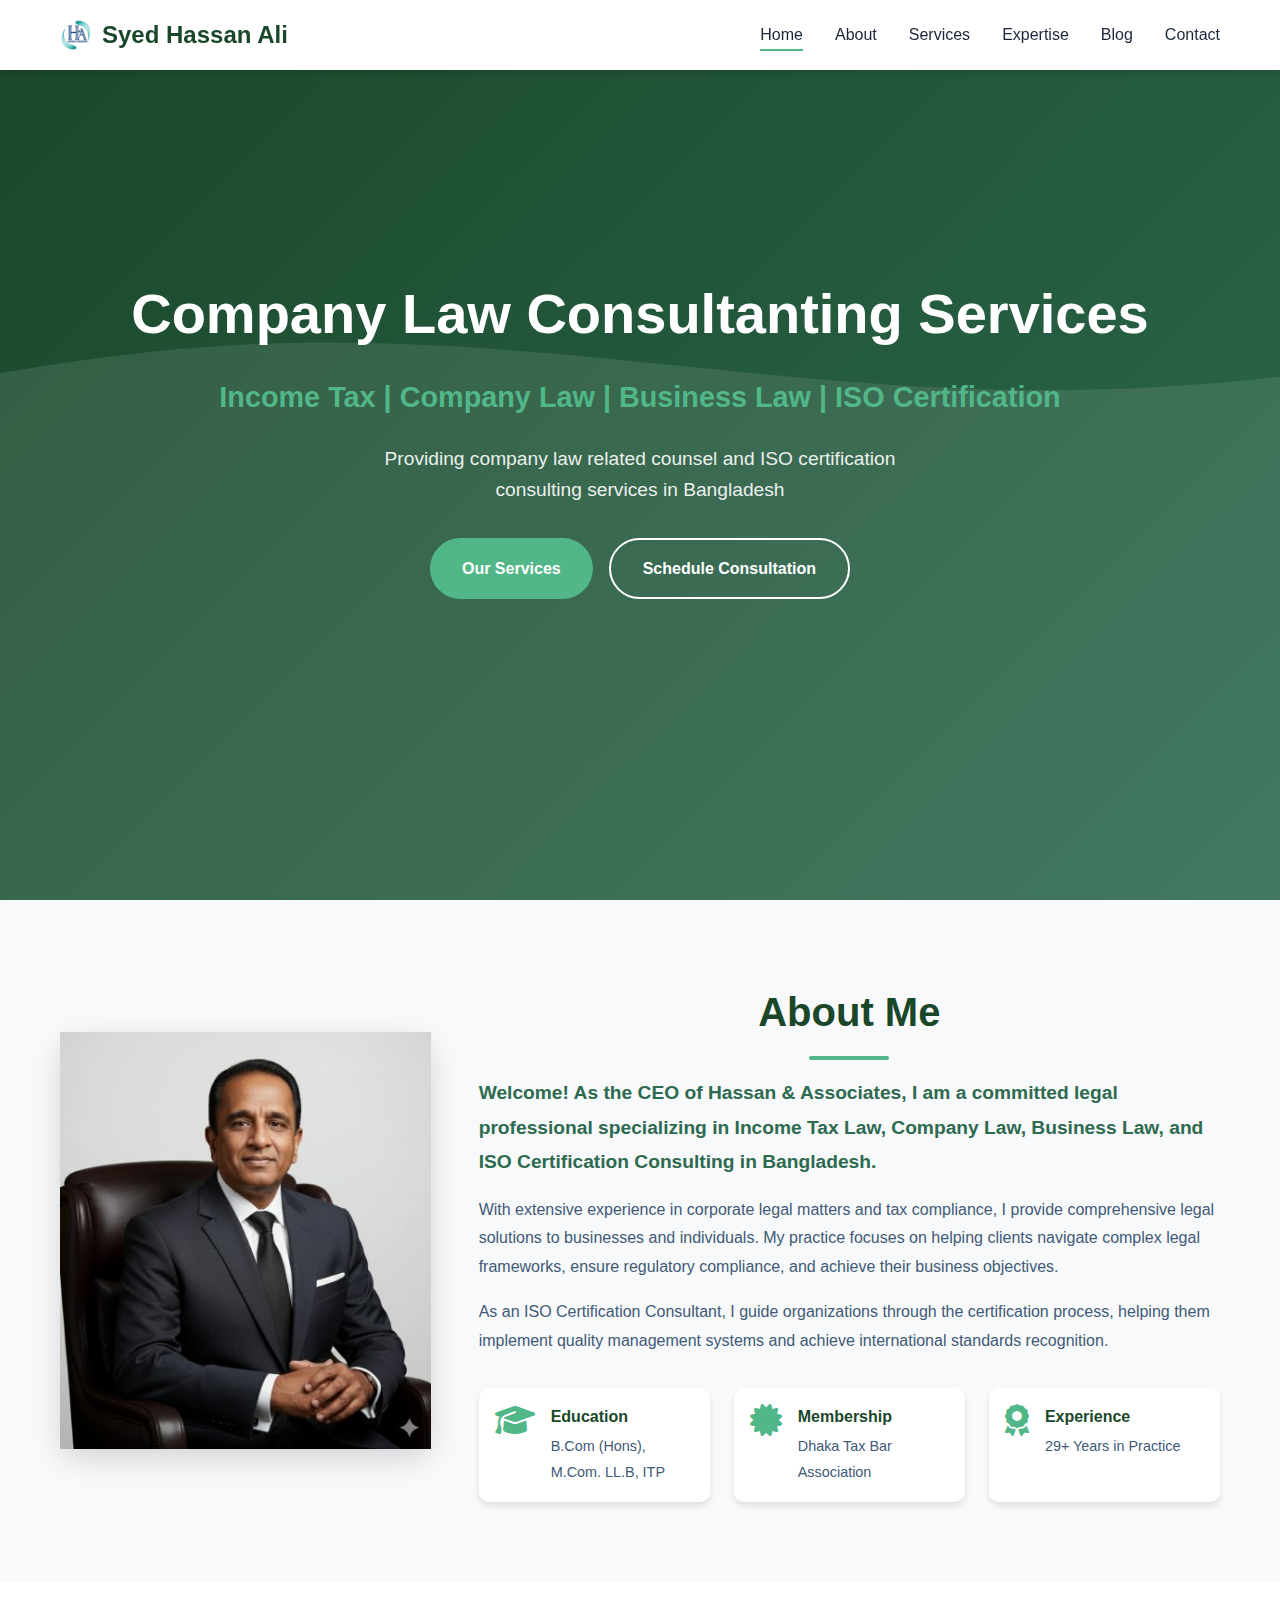
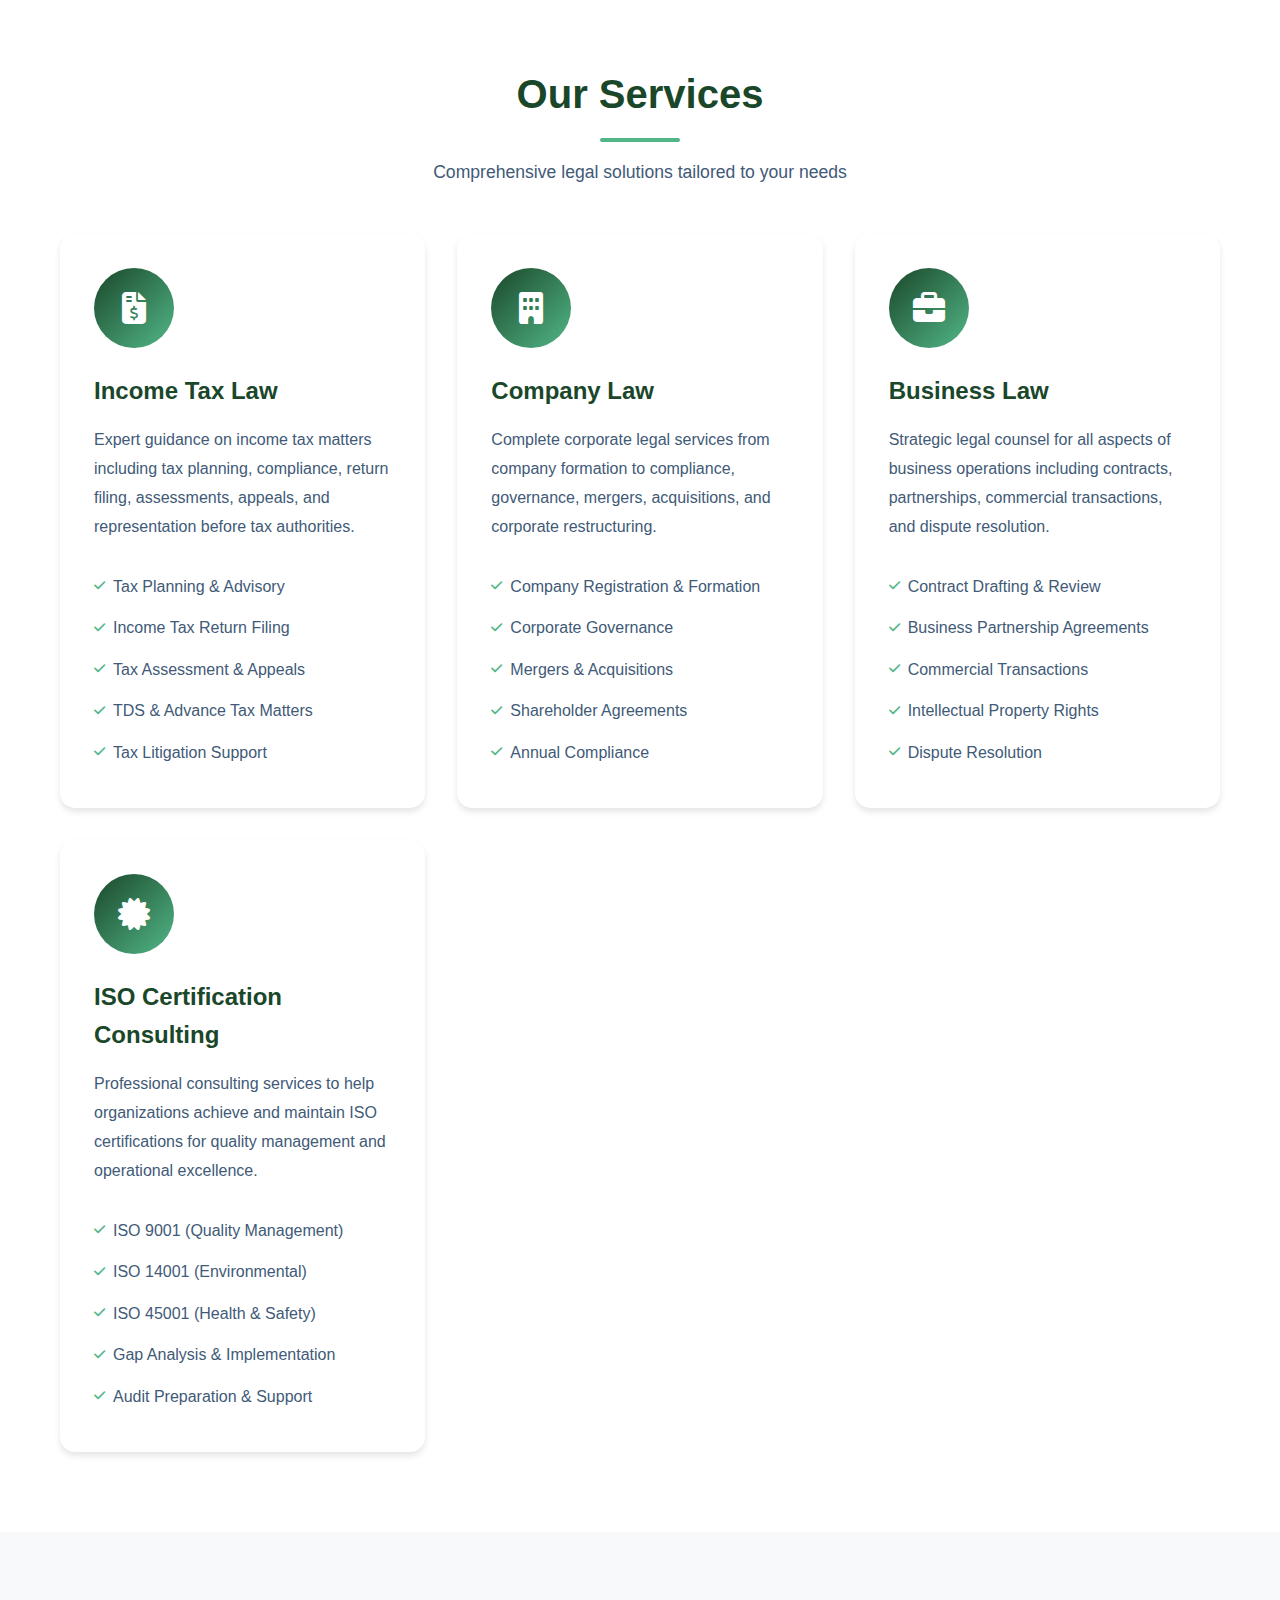
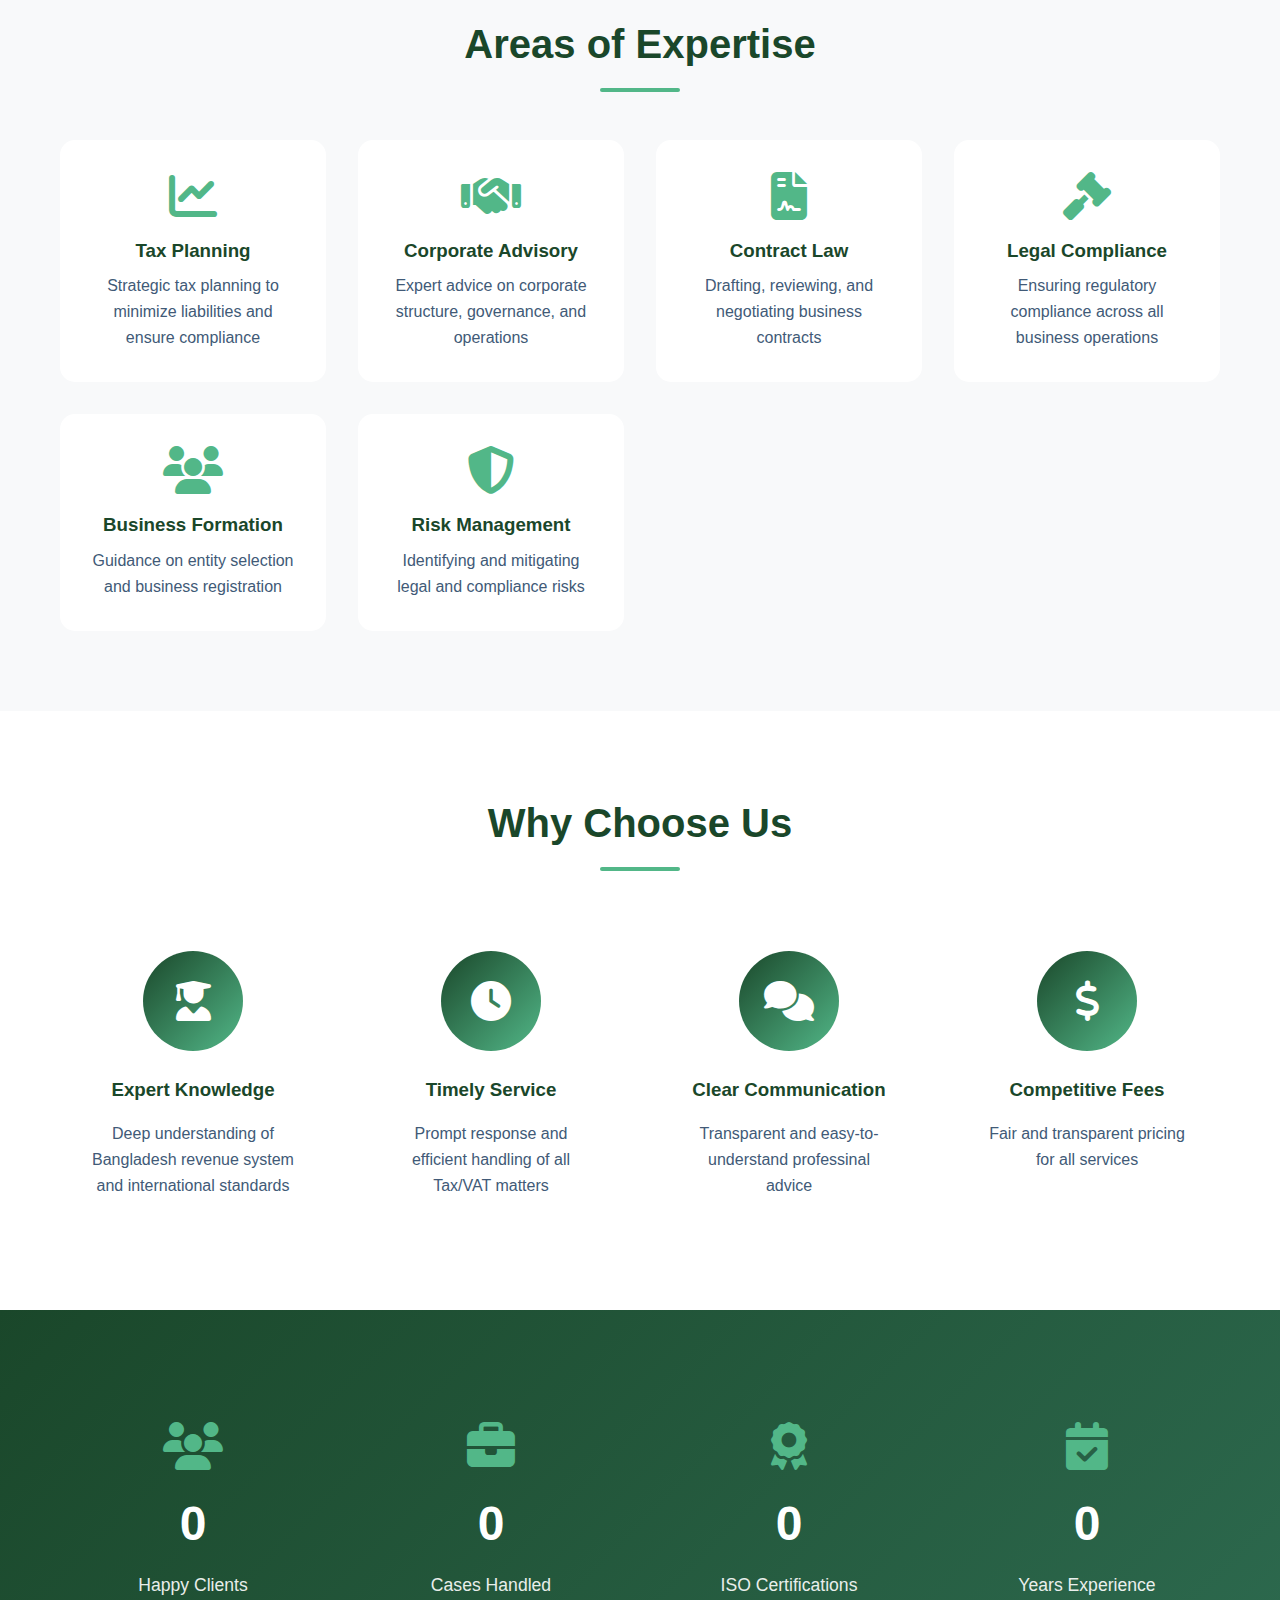
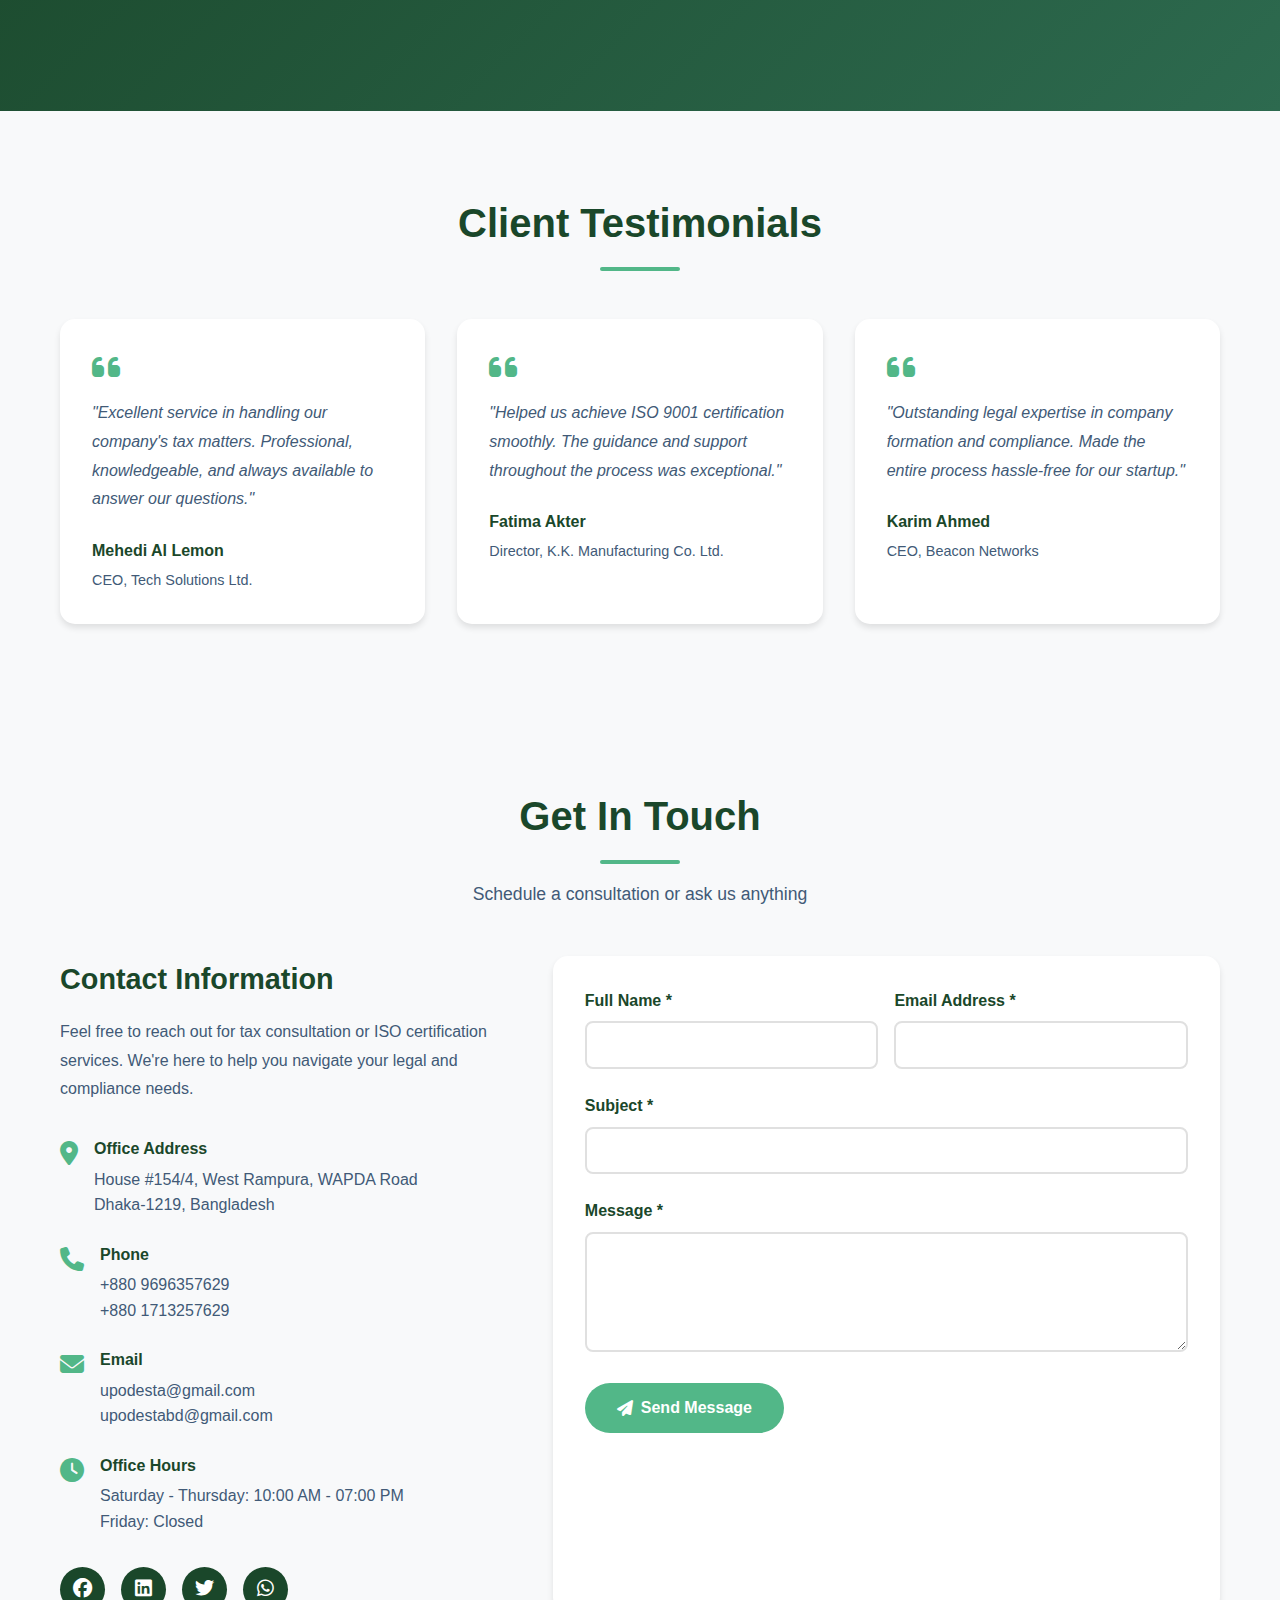
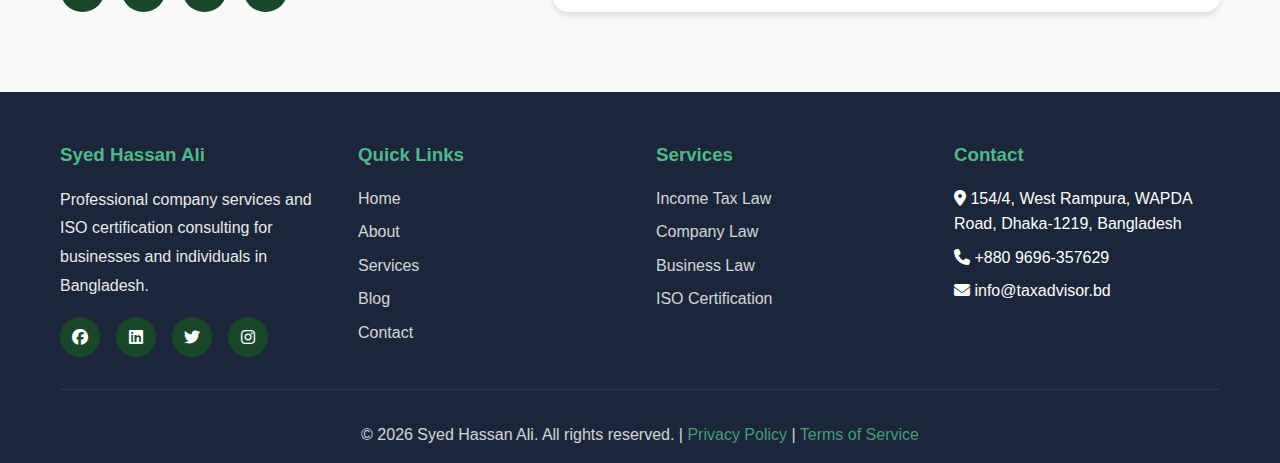
<file: index.html>
<!DOCTYPE html>
<html lang="en">
<head>
    <meta charset="UTF-8">
    <meta name="viewport" content="width=device-width, initial-scale=1.0">
    <meta name="description" content="Professional Legal Services - Income Tax, Company Law, Business Law & ISO Certification Consulting in Bangladesh">
    <meta name="keywords" content="Syed Hassan Ali, Income Tax Lawyer, Company Lawyer, Business Lawyer, ISO Certification, Legal Services Bangladesh">
    <title>Syed Hassan Ali</title>
    <link rel="stylesheet" href="styles.css">
    <link rel="stylesheet" href="https://cdnjs.cloudflare.com/ajax/libs/font-awesome/6.4.0/css/all.min.css">
	
	<!-- favicon -->
	<link rel="apple-touch-icon" sizes="180x180" href="/img/favicon/apple-touch-icon.png">
	<link rel="icon" type="image/png" sizes="32x32" href="/favicon/ico/favicon-32x32.png">
	<link rel="icon" type="image/png" sizes="16x16" href="/favicon/ico/favicon-16x16.png">
	<link rel="manifest" href="/img/favicon/site.webmanifest">
	<link rel="mask-icon" href="/img/favicon/safari-pinned-tab.svg" color="#5bbad5">
	<link rel="shortcut icon" href="/img/favicon/favicon.ico">
	<meta name="msapplication-TileColor" content="#da532c">
	<meta name="msapplication-config" content="/img/favicon/browserconfig.xml">
	<meta name="theme-color" content="#ffffff">

	<!-- Google tag (gtag.js) -->
<script async src="https://www.googletagmanager.com/gtag/js?id=G-R7E464CMKL"></script>
<script>
  window.dataLayer = window.dataLayer || [];
  function gtag(){dataLayer.push(arguments);}
  gtag('js', new Date());

  gtag('config', 'G-R7E464CMKL');
</script>

</head>
<body>
    <!-- Navigation -->
    <nav class="navbar" id="navbar">
        <div class="container">
            <div class="logo">
			<img src="img/favicon/favicon-32x32.png" alt="logo">
               
                <span>Syed Hassan Ali</span>
            </div>
            <ul class="nav-links" id="navLinks">
                <li><a href="#home">Home</a></li>
                <li><a href="#about">About</a></li>
                <li><a href="#services">Services</a></li>
                <li><a href="#expertise">Expertise</a></li>
                <li><a href="blog.html">Blog</a></li>
                <li><a href="#contact">Contact</a></li>
            </ul>
            <div class="hamburger" id="hamburger">
                <span></span>
                <span></span>
                <span></span>
            </div>
        </div>
    </nav>

    <!-- Hero Section -->
    <section id="home" class="hero">
        <div class="hero-overlay"></div>
        <div class="container">
            <div class="hero-content">
                <h1 class="hero-title">Company Law Consultanting Services</h1>
                <h2 class="hero-subtitle">Income Tax | Company Law | Business Law | ISO Certification</h2>
                <p class="hero-description">
                    Providing company law related counsel and ISO certification consulting services in Bangladesh
                </p>
                <div class="hero-buttons">
                    <a href="#services" class="btn btn-primary">Our Services</a>
                    <a href="#contact" class="btn btn-secondary">Schedule Consultation</a>
                </div>
            </div>
        </div>
    </section>

    <!-- About Section -->
    <section id="about" class="about">
        <div class="container">
            <div class="about-content">
                <div class="about-image">
                    <div class="about-image-placeholder">
                       <img src="img/your-image.jpg" alt="own image"> 
                    </div>
                </div>
                <div class="about-text">
                    <h2 class="section-title">About Me</h2>
                    <p class="lead">
                        Welcome! As the CEO of <a href="https://hassan.bd">Hassan & Associates</a>, I am a committed legal professional specializing in Income Tax Law, 
                        Company Law, Business Law, and ISO Certification Consulting in Bangladesh.
                    </p>
                    <p>
                        With extensive experience in corporate legal matters and tax compliance, I provide 
                        comprehensive legal solutions to businesses and individuals. My practice focuses on 
                        helping clients navigate complex legal frameworks, ensure regulatory compliance, 
                        and achieve their business objectives.
                    </p>
                    <p>
                        As an ISO Certification Consultant, I guide organizations through the certification 
                        process, helping them implement quality management systems and achieve international 
                        standards recognition.
                    </p>
                    <div class="credentials">
                        <div class="credential-item">
                            <i class="fas fa-graduation-cap"></i>
                            <div>
                                <h4>Education</h4>
                                <p>B.Com (Hons), M.Com. LL.B, ITP</p>
                            </div>
                        </div>
                        <div class="credential-item">
                            <i class="fas fa-certificate"></i>
                            <div>
                                <h4>Membership</h4>
                                <p>Dhaka Tax Bar Association</p>
                            </div>
                        </div>
                        <div class="credential-item">
                            <i class="fas fa-award"></i>
                            <div>
                                <h4>Experience</h4>
                                <p>29+ Years in Practice</p>
                            </div>
                        </div>
                    </div>
                </div>
            </div>
        </div>
    </section>

    <!-- Services Section -->
    <section id="services" class="services">
        <div class="container">
            <h2 class="section-title">Our Services</h2>
            <p class="section-subtitle">Comprehensive legal solutions tailored to your needs</p>
            <div class="services-grid">
                <div class="service-card">
                    <div class="service-icon">
                        <i class="fas fa-file-invoice-dollar"></i>
                    </div>
                    <h3>Income Tax Law</h3>
                    <p>
                        Expert guidance on income tax matters including tax planning, compliance, 
                        return filing, assessments, appeals, and representation before tax authorities.
                    </p>
                    <ul class="service-list">
                        <li><i class="fas fa-check"></i> Tax Planning & Advisory</li>
                        <li><i class="fas fa-check"></i> Income Tax Return Filing</li>
                        <li><i class="fas fa-check"></i> Tax Assessment & Appeals</li>
                        <li><i class="fas fa-check"></i> TDS & Advance Tax Matters</li>
                        <li><i class="fas fa-check"></i> Tax Litigation Support</li>
                    </ul>
                </div>

                <div class="service-card">
                    <div class="service-icon">
                        <i class="fas fa-building"></i>
                    </div>
                    <h3>Company Law</h3>
                    <p>
                        Complete corporate legal services from company formation to compliance, 
                        governance, mergers, acquisitions, and corporate restructuring.
                    </p>
                    <ul class="service-list">
                        <li><i class="fas fa-check"></i> Company Registration & Formation</li>
                        <li><i class="fas fa-check"></i> Corporate Governance</li>
                        <li><i class="fas fa-check"></i> Mergers & Acquisitions</li>
                        <li><i class="fas fa-check"></i> Shareholder Agreements</li>
                        <li><i class="fas fa-check"></i> Annual Compliance</li>
                    </ul>
                </div>

                <div class="service-card">
                    <div class="service-icon">
                        <i class="fas fa-briefcase"></i>
                    </div>
                    <h3>Business Law</h3>
                    <p>
                        Strategic legal counsel for all aspects of business operations including 
                        contracts, partnerships, commercial transactions, and dispute resolution.
                    </p>
                    <ul class="service-list">
                        <li><i class="fas fa-check"></i> Contract Drafting & Review</li>
                        <li><i class="fas fa-check"></i> Business Partnership Agreements</li>
                        <li><i class="fas fa-check"></i> Commercial Transactions</li>
                        <li><i class="fas fa-check"></i> Intellectual Property Rights</li>
                        <li><i class="fas fa-check"></i> Dispute Resolution</li>
                    </ul>
                </div>

                <div class="service-card">
                    <div class="service-icon">
                        <i class="fas fa-certificate"></i>
                    </div>
                    <h3>ISO Certification Consulting</h3>
                    <p>
                        Professional consulting services to help organizations achieve and maintain 
                        ISO certifications for quality management and operational excellence.
                    </p>
                    <ul class="service-list">
                        <li><i class="fas fa-check"></i> ISO 9001 (Quality Management)</li>
                        <li><i class="fas fa-check"></i> ISO 14001 (Environmental)</li>
                        <li><i class="fas fa-check"></i> ISO 45001 (Health & Safety)</li>
                        <li><i class="fas fa-check"></i> Gap Analysis & Implementation</li>
                        <li><i class="fas fa-check"></i> Audit Preparation & Support</li>
                    </ul>
                </div>
            </div>
        </div>
    </section>

    <!-- Expertise Section -->
    <section id="expertise" class="expertise">
        <div class="container">
            <h2 class="section-title">Areas of Expertise</h2>
            <div class="expertise-grid">
                <div class="expertise-item">
                    <i class="fas fa-chart-line"></i>
                    <h3>Tax Planning</h3>
                    <p>Strategic tax planning to minimize liabilities and ensure compliance</p>
                </div>
                <div class="expertise-item">
                    <i class="fas fa-handshake"></i>
                    <h3>Corporate Advisory</h3>
                    <p>Expert advice on corporate structure, governance, and operations</p>
                </div>
                <div class="expertise-item">
                    <i class="fas fa-file-contract"></i>
                    <h3>Contract Law</h3>
                    <p>Drafting, reviewing, and negotiating business contracts</p>
                </div>
                <div class="expertise-item">
                    <i class="fas fa-gavel"></i>
                    <h3>Legal Compliance</h3>
                    <p>Ensuring regulatory compliance across all business operations</p>
                </div>
                <div class="expertise-item">
                    <i class="fas fa-users"></i>
                    <h3>Business Formation</h3>
                    <p>Guidance on entity selection and business registration</p>
                </div>
                <div class="expertise-item">
                    <i class="fas fa-shield-alt"></i>
                    <h3>Risk Management</h3>
                    <p>Identifying and mitigating legal and compliance risks</p>
                </div>
            </div>
        </div>
    </section>

    <!-- Why Choose Us Section -->
    <section class="why-choose">
        <div class="container">
            <h2 class="section-title">Why Choose Us</h2>
            <div class="features-grid">
                <div class="feature-card">
                    <div class="feature-icon">
                        <i class="fas fa-user-graduate"></i>
                    </div>
                    <h3>Expert Knowledge</h3>
                    <p>Deep understanding of Bangladesh revenue system and international standards</p>
                </div>
                <div class="feature-card">
                    <div class="feature-icon">
                        <i class="fas fa-clock"></i>
                    </div>
                    <h3>Timely Service</h3>
                    <p>Prompt response and efficient handling of all Tax/VAT matters</p>
                </div>
                <div class="feature-card">
                    <div class="feature-icon">
                        <i class="fas fa-comments"></i>
                    </div>
                    <h3>Clear Communication</h3>
                    <p>Transparent and easy-to-understand professinal advice</p>
                </div>
                <div class="feature-card">
                    <div class="feature-icon">
                        <i class="fas fa-dollar-sign"></i>
                    </div>
                    <h3>Competitive Fees</h3>
                    <p>Fair and transparent pricing for all services</p>
                </div>
            </div>
        </div>
    </section>

    <!-- Statistics Section -->
    <section class="statistics">
        <div class="container">
            <div class="stats-grid">
                <div class="stat-item">
                    <i class="fas fa-users"></i>
                    <h3 class="stat-number" data-target="200">0</h3>
                    <p>Happy Clients</p>
                </div>
                <div class="stat-item">
                    <i class="fas fa-briefcase"></i>
                    <h3 class="stat-number" data-target="360">0</h3>
                    <p>Cases Handled</p>
                </div>
                <div class="stat-item">
                    <i class="fas fa-award"></i>
                    <h3 class="stat-number" data-target="36">0</h3>
                    <p>ISO Certifications</p>
                </div>
                <div class="stat-item">
                    <i class="fas fa-calendar-check"></i>
                    <h3 class="stat-number" data-target="29">0</h3>
                    <p>Years Experience</p>
                </div>
            </div>
        </div>
    </section>

    <!-- Testimonials Section -->
    <section class="testimonials">
        <div class="container">
            <h2 class="section-title">Client Testimonials</h2>
            <div class="testimonials-grid">
                <div class="testimonial-card">
                    <div class="testimonial-content">
                        <i class="fas fa-quote-left"></i>
                        <p>
                            "Excellent service in handling our company's tax matters. Professional, 
                            knowledgeable, and always available to answer our questions."
                        </p>
                    </div>
                    <div class="testimonial-author">
                        <h4>Mehedi Al Lemon</h4>
                        <p>CEO, Tech Solutions Ltd.</p>
                    </div>
                </div>
                <div class="testimonial-card">
                    <div class="testimonial-content">
                        <i class="fas fa-quote-left"></i>
                        <p>
                            "Helped us achieve ISO 9001 certification smoothly. The guidance and 
                            support throughout the process was exceptional."
                        </p>
                    </div>
                    <div class="testimonial-author">
                        <h4>Fatima Akter</h4>
                        <p>Director, K.K. Manufacturing Co. Ltd.</p>
                    </div>
                </div>
                <div class="testimonial-card">
                    <div class="testimonial-content">
                        <i class="fas fa-quote-left"></i>
                        <p>
                            "Outstanding legal expertise in company formation and compliance. 
                            Made the entire process hassle-free for our startup."
                        </p>
                    </div>
                    <div class="testimonial-author">
                        <h4>Karim Ahmed</h4>
                        <p>CEO, Beacon Networks</p>
                    </div>
                </div>
            </div>
        </div>
    </section>

    <!-- Contact Section -->
    <section id="contact" class="contact">
        <div class="container">
            <h2 class="section-title">Get In Touch</h2>
            <p class="section-subtitle">Schedule a consultation or ask us anything</p>
            <div class="contact-content">
                <div class="contact-info">
                    <h3>Contact Information</h3>
                    <p>
                        Feel free to reach out for tax consultation or ISO certification services. 
                        We're here to help you navigate your legal and compliance needs.
                    </p>
                    <div class="contact-details">
                        <div class="contact-item">
                            <i class="fas fa-map-marker-alt"></i>
                            <div>
                                <h4>Office Address</h4>
                                <p>House #154/4, West Rampura, WAPDA Road <br>Dhaka-1219, Bangladesh</p>
                            </div>
                        </div>
                        <div class="contact-item">
                            <i class="fas fa-phone"></i>
                            <div>
                                <h4>Phone</h4>
                                <p>+880 9696357629<br>+880 1713257629</p>
                            </div>
                        </div>
                        <div class="contact-item">
                            <i class="fas fa-envelope"></i>
                            <div>
                                <h4>Email</h4>
                                <p>upodesta@gmail.com<br>upodestabd@gmail.com</p>
                            </div>
                        </div>
                        <div class="contact-item">
                            <i class="fas fa-clock"></i>
                            <div>
                                <h4>Office Hours</h4>
                                <p>Saturday - Thursday: 10:00 AM - 07:00 PM<br>Friday: Closed</p>
                            </div>
                        </div>
                    </div>
                    <div class="social-links">
                        <a href="#" aria-label="Facebook"><i class="fab fa-facebook"></i></a>
                        <a href="#" aria-label="LinkedIn"><i class="fab fa-linkedin"></i></a>
                        <a href="#" aria-label="Twitter"><i class="fab fa-twitter"></i></a>
                        <a href="#" aria-label="WhatsApp"><i class="fab fa-whatsapp"></i></a>
                    </div>
                </div>
                <form class="contact-form" id="contactForm">
                    <div class="form-row">
                        <div class="form-group">
                            <label for="name">Full Name *</label>
                            <input type="text" id="name" name="name" required>
                        </div>
                        <div class="form-group">
                            <label for="email">Email Address *</label>
                            <input type="email" id="email" name="email" required>
                        </div>
                    </div>
                    <div class="form-group">
                        <label for="subject">Subject *</label>
                        <input type="text" id="subject" name="subject" required>
                    </div>
                    <div class="form-group">
                        <label for="message">Message *</label>
                        <textarea id="message" name="message" rows="5" required></textarea>
                    </div>
                    <button type="submit" class="btn btn-primary">
                        <i class="fas fa-paper-plane"></i> Send Message
                    </button>
                    <div id="formMessage" class="form-message"></div>
                </form>
            </div>
        </div>
    </section>

    <!-- Footer -->
    <footer class="footer">
        <div class="container">
            <div class="footer-content">
                <div class="footer-section">
				
				<h3> Syed Hassan Ali</h3>
                   
                    <p>
                        Professional company services and ISO certification consulting 
                        for businesses and individuals in Bangladesh.
                    </p>
                    <div class="footer-social">
                        <a href="#"><i class="fab fa-facebook"></i></a>
                        <a href="#"><i class="fab fa-linkedin"></i></a>
                        <a href="#"><i class="fab fa-twitter"></i></a>
                        <a href="#"><i class="fab fa-instagram"></i></a>
                    </div>
                </div>
                <div class="footer-section">
                    <h3>Quick Links</h3>
                    <ul>
                        <li><a href="#home">Home</a></li>
                        <li><a href="#about">About</a></li>
                        <li><a href="#services">Services</a></li>
                        <li><a href="blog.html">Blog</a></li>
                        <li><a href="#contact">Contact</a></li>
                    </ul>
                </div>
                <div class="footer-section">
                    <h3>Services</h3>
                    <ul>
                        <li><a href="#services">Income Tax Law</a></li>
                        <li><a href="#services">Company Law</a></li>
                        <li><a href="#services">Business Law</a></li>
                        <li><a href="#services">ISO Certification</a></li>
                    </ul>
                </div>
                <div class="footer-section">
                    <h3>Contact</h3>
                    <ul>
                        <li><i class="fas fa-map-marker-alt"></i> 154/4, West Rampura, WAPDA Road, Dhaka-1219, Bangladesh</li>
                        <li><i class="fas fa-phone"></i> +880 9696-357629</li>
                        <li><i class="fas fa-envelope"></i> info@taxadvisor.bd</li>
                    </ul>
                </div>
            </div>
            <div class="footer-bottom">
                <p>&copy; 2026 Syed Hassan Ali. All rights reserved. | <a href="#">Privacy Policy</a> | <a href="#">Terms of Service</a></p>
            </div>
        </div>
    </footer>

    <!-- Scroll to Top Button -->
    <button id="scrollTop" class="scroll-top" aria-label="Scroll to top">
        <i class="fas fa-arrow-up"></i>
    </button>

    <script src="script.js"></script>
</body>
</html>
</file>
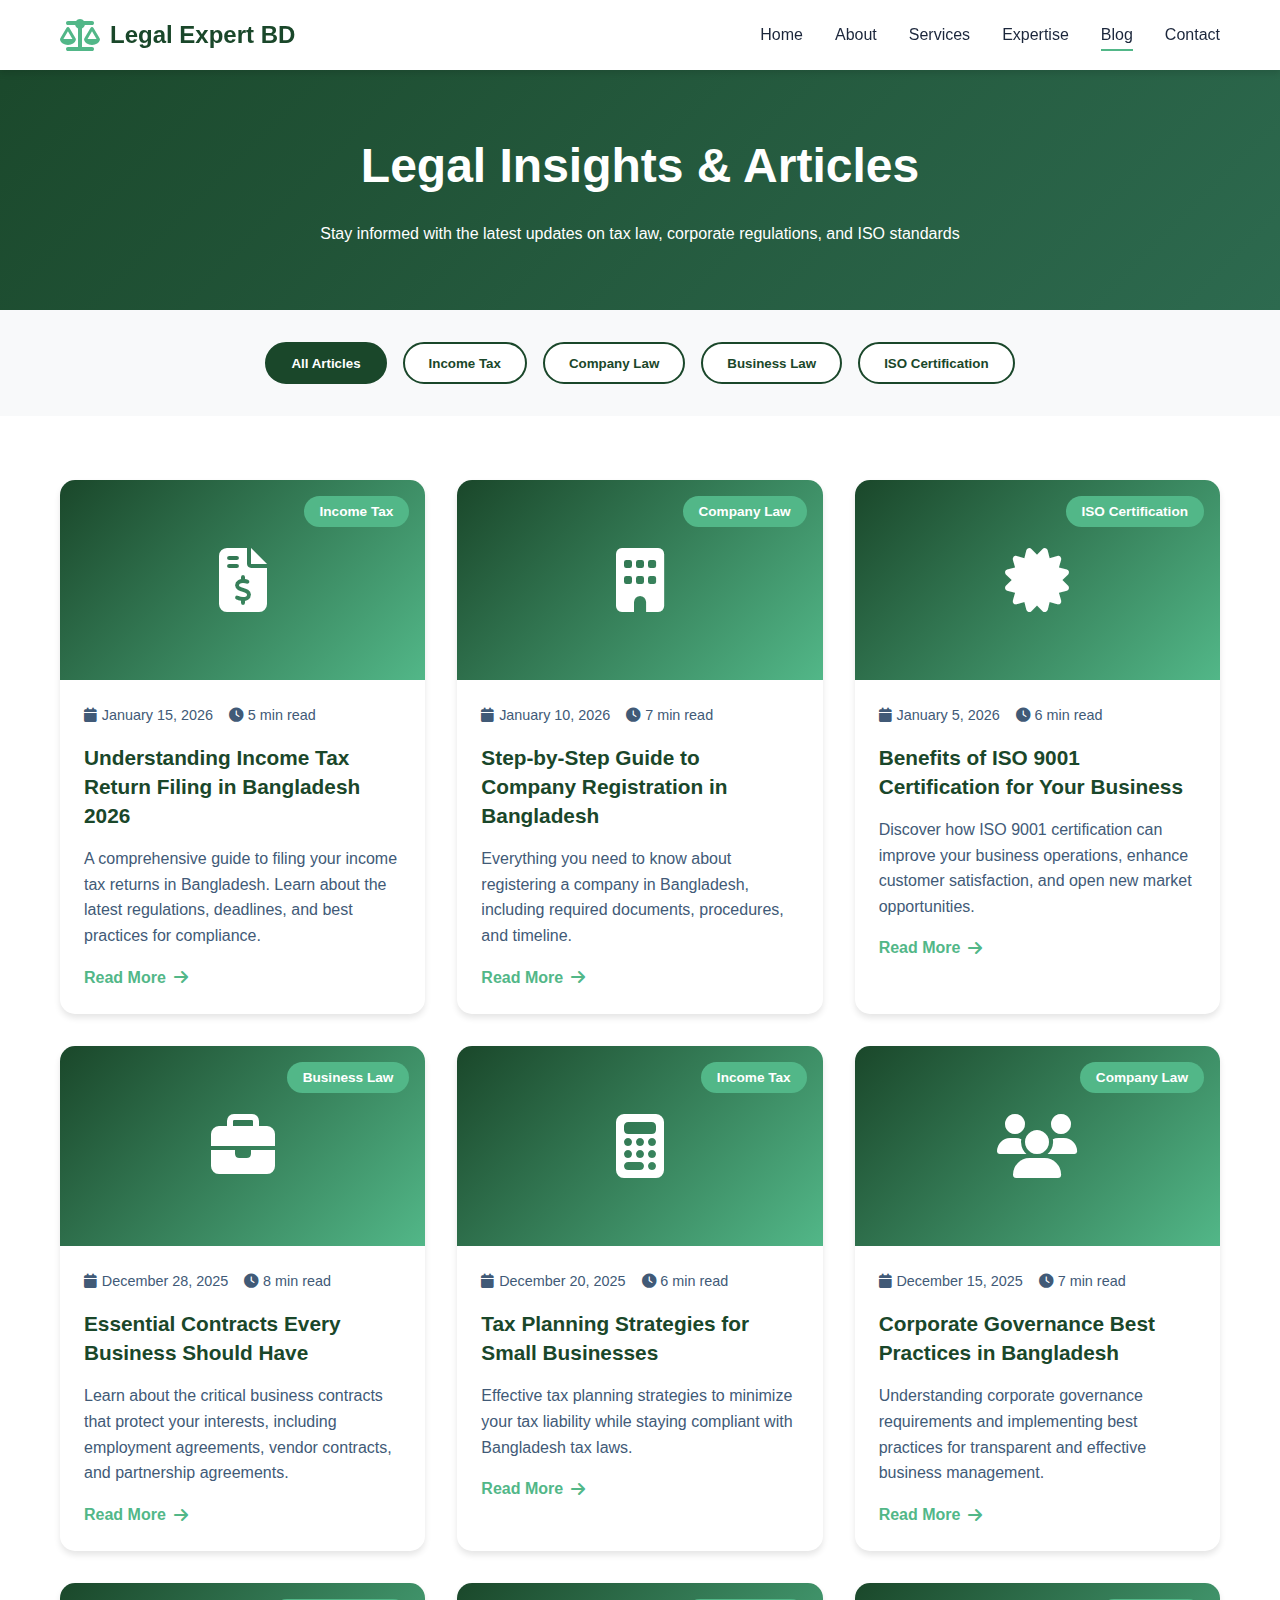
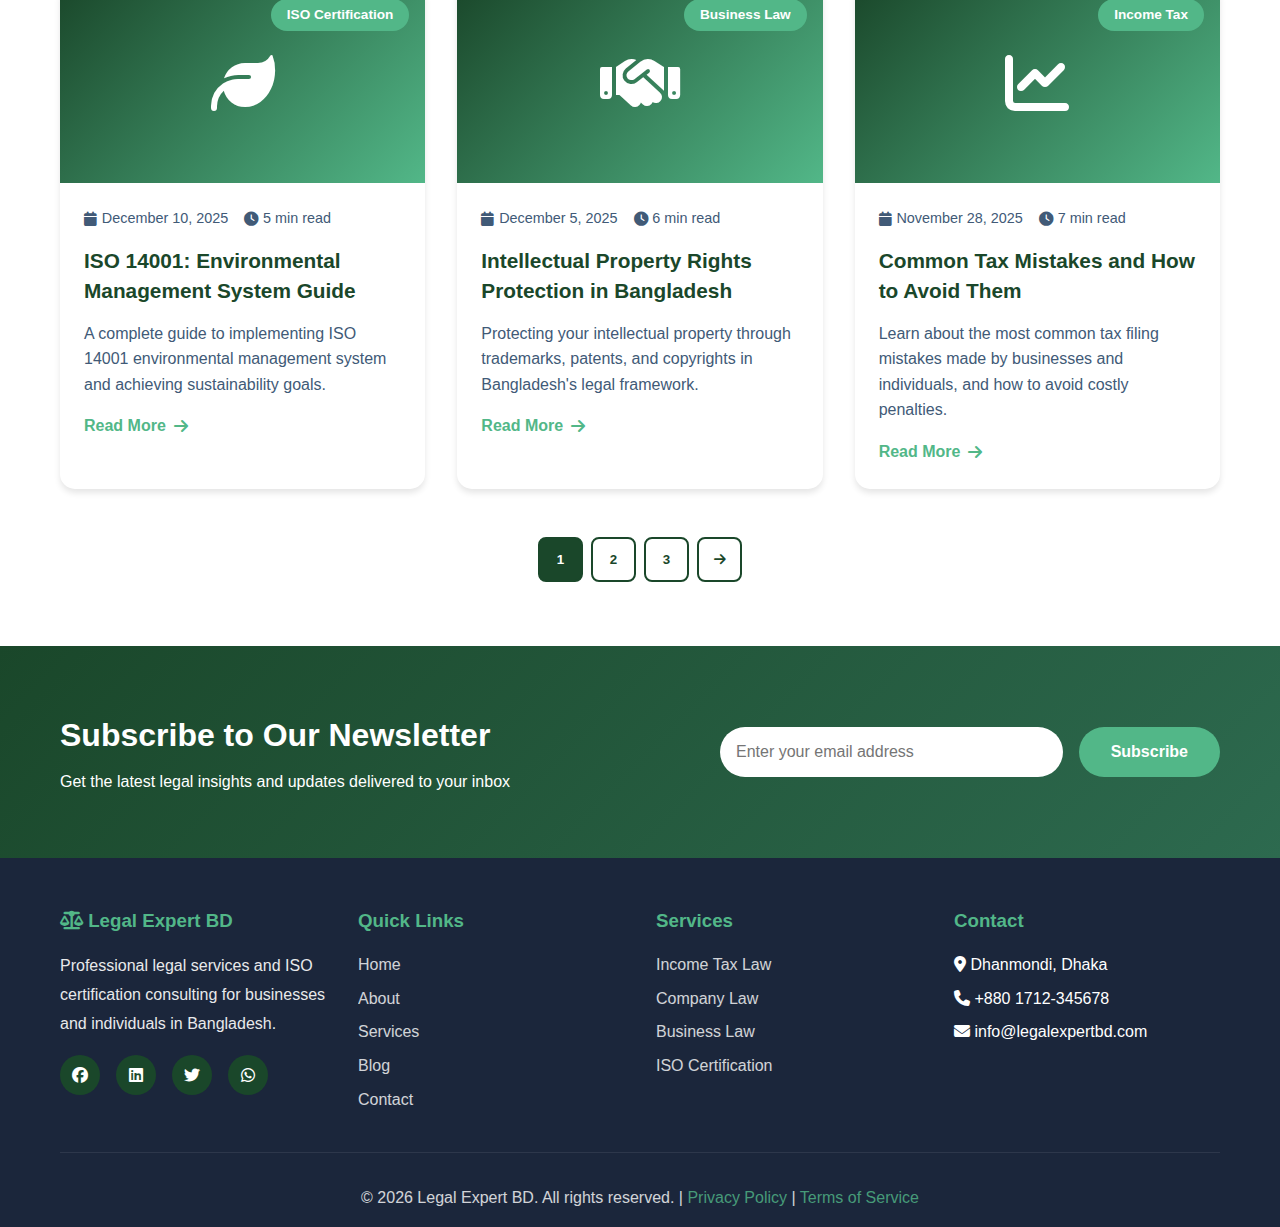
<file: blog.html>
<!DOCTYPE html>
<html lang="en">
<head>
    <meta charset="UTF-8">
    <meta name="viewport" content="width=device-width, initial-scale=1.0">
    <meta name="description" content="Legal insights and articles on Income Tax, Company Law, Business Law, and ISO Certification">
    <title>Blog - Legal Expert BD</title>
    <link rel="stylesheet" href="styles.css">
    <link rel="stylesheet" href="https://cdnjs.cloudflare.com/ajax/libs/font-awesome/6.4.0/css/all.min.css">
</head>
<body>
    <!-- Navigation -->
    <nav class="navbar" id="navbar">
        <div class="container">
            <div class="logo">
                <i class="fas fa-balance-scale"></i>
                <span>Legal Expert BD</span>
            </div>
            <ul class="nav-links" id="navLinks">
                <li><a href="index.html">Home</a></li>
                <li><a href="index.html#about">About</a></li>
                <li><a href="index.html#services">Services</a></li>
                <li><a href="index.html#expertise">Expertise</a></li>
                <li><a href="blog.html" class="active">Blog</a></li>
                <li><a href="index.html#contact">Contact</a></li>
            </ul>
            <div class="hamburger" id="hamburger">
                <span></span>
                <span></span>
                <span></span>
            </div>
        </div>
    </nav>

    <!-- Blog Hero -->
    <section class="blog-hero">
        <div class="container">
            <h1>Legal Insights & Articles</h1>
            <p>Stay informed with the latest updates on tax law, corporate regulations, and ISO standards</p>
        </div>
    </section>

    <!-- Blog Categories -->
    <section class="blog-categories">
        <div class="container">
            <div class="categories-list">
                <button class="category-btn active" data-category="all">All Articles</button>
                <button class="category-btn" data-category="income-tax">Income Tax</button>
                <button class="category-btn" data-category="company-law">Company Law</button>
                <button class="category-btn" data-category="business-law">Business Law</button>
                <button class="category-btn" data-category="iso">ISO Certification</button>
            </div>
        </div>
    </section>

    <!-- Blog Posts -->
    <section class="blog-posts">
        <div class="container">
            <div class="blog-grid">
                <!-- Blog Post 1 -->
                <article class="blog-card" data-category="income-tax">
                    <div class="blog-image">
                        <div class="blog-image-placeholder">
                            <i class="fas fa-file-invoice-dollar"></i>
                        </div>
                        <span class="blog-category">Income Tax</span>
                    </div>
                    <div class="blog-content">
                        <div class="blog-meta">
                            <span><i class="fas fa-calendar"></i> January 15, 2026</span>
                            <span><i class="fas fa-clock"></i> 5 min read</span>
                        </div>
                        <h3>Understanding Income Tax Return Filing in Bangladesh 2026</h3>
                        <p>
                            A comprehensive guide to filing your income tax returns in Bangladesh. 
                            Learn about the latest regulations, deadlines, and best practices for compliance.
                        </p>
                        <a href="#" class="read-more">Read More <i class="fas fa-arrow-right"></i></a>
                    </div>
                </article>

                <!-- Blog Post 2 -->
                <article class="blog-card" data-category="company-law">
                    <div class="blog-image">
                        <div class="blog-image-placeholder">
                            <i class="fas fa-building"></i>
                        </div>
                        <span class="blog-category">Company Law</span>
                    </div>
                    <div class="blog-content">
                        <div class="blog-meta">
                            <span><i class="fas fa-calendar"></i> January 10, 2026</span>
                            <span><i class="fas fa-clock"></i> 7 min read</span>
                        </div>
                        <h3>Step-by-Step Guide to Company Registration in Bangladesh</h3>
                        <p>
                            Everything you need to know about registering a company in Bangladesh, 
                            including required documents, procedures, and timeline.
                        </p>
                        <a href="#" class="read-more">Read More <i class="fas fa-arrow-right"></i></a>
                    </div>
                </article>

                <!-- Blog Post 3 -->
                <article class="blog-card" data-category="iso">
                    <div class="blog-image">
                        <div class="blog-image-placeholder">
                            <i class="fas fa-certificate"></i>
                        </div>
                        <span class="blog-category">ISO Certification</span>
                    </div>
                    <div class="blog-content">
                        <div class="blog-meta">
                            <span><i class="fas fa-calendar"></i> January 5, 2026</span>
                            <span><i class="fas fa-clock"></i> 6 min read</span>
                        </div>
                        <h3>Benefits of ISO 9001 Certification for Your Business</h3>
                        <p>
                            Discover how ISO 9001 certification can improve your business operations, 
                            enhance customer satisfaction, and open new market opportunities.
                        </p>
                        <a href="#" class="read-more">Read More <i class="fas fa-arrow-right"></i></a>
                    </div>
                </article>

                <!-- Blog Post 4 -->
                <article class="blog-card" data-category="business-law">
                    <div class="blog-image">
                        <div class="blog-image-placeholder">
                            <i class="fas fa-briefcase"></i>
                        </div>
                        <span class="blog-category">Business Law</span>
                    </div>
                    <div class="blog-content">
                        <div class="blog-meta">
                            <span><i class="fas fa-calendar"></i> December 28, 2025</span>
                            <span><i class="fas fa-clock"></i> 8 min read</span>
                        </div>
                        <h3>Essential Contracts Every Business Should Have</h3>
                        <p>
                            Learn about the critical business contracts that protect your interests, 
                            including employment agreements, vendor contracts, and partnership agreements.
                        </p>
                        <a href="#" class="read-more">Read More <i class="fas fa-arrow-right"></i></a>
                    </div>
                </article>

                <!-- Blog Post 5 -->
                <article class="blog-card" data-category="income-tax">
                    <div class="blog-image">
                        <div class="blog-image-placeholder">
                            <i class="fas fa-calculator"></i>
                        </div>
                        <span class="blog-category">Income Tax</span>
                    </div>
                    <div class="blog-content">
                        <div class="blog-meta">
                            <span><i class="fas fa-calendar"></i> December 20, 2025</span>
                            <span><i class="fas fa-clock"></i> 6 min read</span>
                        </div>
                        <h3>Tax Planning Strategies for Small Businesses</h3>
                        <p>
                            Effective tax planning strategies to minimize your tax liability while 
                            staying compliant with Bangladesh tax laws.
                        </p>
                        <a href="#" class="read-more">Read More <i class="fas fa-arrow-right"></i></a>
                    </div>
                </article>

                <!-- Blog Post 6 -->
                <article class="blog-card" data-category="company-law">
                    <div class="blog-image">
                        <div class="blog-image-placeholder">
                            <i class="fas fa-users"></i>
                        </div>
                        <span class="blog-category">Company Law</span>
                    </div>
                    <div class="blog-content">
                        <div class="blog-meta">
                            <span><i class="fas fa-calendar"></i> December 15, 2025</span>
                            <span><i class="fas fa-clock"></i> 7 min read</span>
                        </div>
                        <h3>Corporate Governance Best Practices in Bangladesh</h3>
                        <p>
                            Understanding corporate governance requirements and implementing best 
                            practices for transparent and effective business management.
                        </p>
                        <a href="#" class="read-more">Read More <i class="fas fa-arrow-right"></i></a>
                    </div>
                </article>

                <!-- Blog Post 7 -->
                <article class="blog-card" data-category="iso">
                    <div class="blog-image">
                        <div class="blog-image-placeholder">
                            <i class="fas fa-leaf"></i>
                        </div>
                        <span class="blog-category">ISO Certification</span>
                    </div>
                    <div class="blog-content">
                        <div class="blog-meta">
                            <span><i class="fas fa-calendar"></i> December 10, 2025</span>
                            <span><i class="fas fa-clock"></i> 5 min read</span>
                        </div>
                        <h3>ISO 14001: Environmental Management System Guide</h3>
                        <p>
                            A complete guide to implementing ISO 14001 environmental management 
                            system and achieving sustainability goals.
                        </p>
                        <a href="#" class="read-more">Read More <i class="fas fa-arrow-right"></i></a>
                    </div>
                </article>

                <!-- Blog Post 8 -->
                <article class="blog-card" data-category="business-law">
                    <div class="blog-image">
                        <div class="blog-image-placeholder">
                            <i class="fas fa-handshake"></i>
                        </div>
                        <span class="blog-category">Business Law</span>
                    </div>
                    <div class="blog-content">
                        <div class="blog-meta">
                            <span><i class="fas fa-calendar"></i> December 5, 2025</span>
                            <span><i class="fas fa-clock"></i> 6 min read</span>
                        </div>
                        <h3>Intellectual Property Rights Protection in Bangladesh</h3>
                        <p>
                            Protecting your intellectual property through trademarks, patents, 
                            and copyrights in Bangladesh's legal framework.
                        </p>
                        <a href="#" class="read-more">Read More <i class="fas fa-arrow-right"></i></a>
                    </div>
                </article>

                <!-- Blog Post 9 -->
                <article class="blog-card" data-category="income-tax">
                    <div class="blog-image">
                        <div class="blog-image-placeholder">
                            <i class="fas fa-chart-line"></i>
                        </div>
                        <span class="blog-category">Income Tax</span>
                    </div>
                    <div class="blog-content">
                        <div class="blog-meta">
                            <span><i class="fas fa-calendar"></i> November 28, 2025</span>
                            <span><i class="fas fa-clock"></i> 7 min read</span>
                        </div>
                        <h3>Common Tax Mistakes and How to Avoid Them</h3>
                        <p>
                            Learn about the most common tax filing mistakes made by businesses 
                            and individuals, and how to avoid costly penalties.
                        </p>
                        <a href="#" class="read-more">Read More <i class="fas fa-arrow-right"></i></a>
                    </div>
                </article>
            </div>

            <!-- Pagination -->
            <div class="pagination">
                <button class="page-btn active">1</button>
                <button class="page-btn">2</button>
                <button class="page-btn">3</button>
                <button class="page-btn"><i class="fas fa-arrow-right"></i></button>
            </div>
        </div>
    </section>

    <!-- Newsletter Section -->
    <section class="newsletter">
        <div class="container">
            <div class="newsletter-content">
                <div class="newsletter-text">
                    <h2>Subscribe to Our Newsletter</h2>
                    <p>Get the latest legal insights and updates delivered to your inbox</p>
                </div>
                <form class="newsletter-form" id="newsletterForm">
                    <input type="email" placeholder="Enter your email address" required>
                    <button type="submit" class="btn btn-primary">Subscribe</button>
                </form>
            </div>
        </div>
    </section>

    <!-- Footer -->
    <footer class="footer">
        <div class="container">
            <div class="footer-content">
                <div class="footer-section">
                    <h3><i class="fas fa-balance-scale"></i> Legal Expert BD</h3>
                    <p>
                        Professional legal services and ISO certification consulting 
                        for businesses and individuals in Bangladesh.
                    </p>
                    <div class="footer-social">
                        <a href="#"><i class="fab fa-facebook"></i></a>
                        <a href="#"><i class="fab fa-linkedin"></i></a>
                        <a href="#"><i class="fab fa-twitter"></i></a>
                        <a href="#"><i class="fab fa-whatsapp"></i></a>
                    </div>
                </div>
                <div class="footer-section">
                    <h3>Quick Links</h3>
                    <ul>
                        <li><a href="index.html">Home</a></li>
                        <li><a href="index.html#about">About</a></li>
                        <li><a href="index.html#services">Services</a></li>
                        <li><a href="blog.html">Blog</a></li>
                        <li><a href="index.html#contact">Contact</a></li>
                    </ul>
                </div>
                <div class="footer-section">
                    <h3>Services</h3>
                    <ul>
                        <li><a href="index.html#services">Income Tax Law</a></li>
                        <li><a href="index.html#services">Company Law</a></li>
                        <li><a href="index.html#services">Business Law</a></li>
                        <li><a href="index.html#services">ISO Certification</a></li>
                    </ul>
                </div>
                <div class="footer-section">
                    <h3>Contact</h3>
                    <ul>
                        <li><i class="fas fa-map-marker-alt"></i> Dhanmondi, Dhaka</li>
                        <li><i class="fas fa-phone"></i> +880 1712-345678</li>
                        <li><i class="fas fa-envelope"></i> info@legalexpertbd.com</li>
                    </ul>
                </div>
            </div>
            <div class="footer-bottom">
                <p>&copy; 2026 Legal Expert BD. All rights reserved. | <a href="#">Privacy Policy</a> | <a href="#">Terms of Service</a></p>
            </div>
        </div>
    </footer>

    <!-- Scroll to Top Button -->
    <button id="scrollTop" class="scroll-top" aria-label="Scroll to top">
        <i class="fas fa-arrow-up"></i>
    </button>

    <script src="script.js"></script>
</body>
</html>
</file>
<file: styles.css>
/* ===== CSS Variables ===== */
:root {
    --primary-color: #1a472a;
    --secondary-color: #2d6a4f;
    --accent-color: #52b788;
    --text-dark: #1b263b;
    --text-light: #415a77;
    --bg-light: #f8f9fa;
    --bg-white: #ffffff;
    --border-color: #e0e0e0;
    --shadow: 0 4px 6px rgba(0, 0, 0, 0.1);
    --shadow-lg: 0 10px 30px rgba(0, 0, 0, 0.15);
    --transition: all 0.3s ease;
}

/* ===== Reset & Base Styles ===== */
* {
    margin: 0;
    padding: 0;
    box-sizing: border-box;
}

html {
    scroll-behavior: smooth;
}

body {
    font-family: 'Segoe UI', Tahoma, Geneva, Verdana, sans-serif;
    line-height: 1.6;
    color: var(--text-dark);
    background-color: var(--bg-white);
}

.container {
    max-width: 1200px;
    margin: 0 auto;
    padding: 0 20px;
}

img {
    max-width: 100%;
    height: auto;
    display: block;
}

a {
    text-decoration: none;
    color: inherit;
    transition: var(--transition);
}

ul {
    list-style: none;
}

/* ===== Navigation ===== */
.navbar {
    position: fixed;
    top: 0;
    left: 0;
    right: 0;
    background: var(--bg-white);
    box-shadow: var(--shadow);
    z-index: 1000;
    transition: var(--transition);
}

.navbar.scrolled {
    box-shadow: var(--shadow-lg);
}

.navbar .container {
    display: flex;
    justify-content: space-between;
    align-items: center;
    padding: 1rem 20px;
}

.logo {
    display: flex;
    align-items: center;
    gap: 10px;
    font-size: 1.5rem;
    font-weight: bold;
    color: var(--primary-color);
}

.logo i {
    font-size: 2rem;
    color: var(--accent-color);
}

.nav-links {
    display: flex;
    gap: 2rem;
    align-items: center;
}

.nav-links a {
    color: var(--text-dark);
    font-weight: 500;
    padding: 0.5rem 0;
    position: relative;
}

.nav-links a::after {
    content: '';
    position: absolute;
    bottom: 0;
    left: 0;
    width: 0;
    height: 2px;
    background: var(--accent-color);
    transition: var(--transition);
}

.nav-links a:hover::after,
.nav-links a.active::after {
    width: 100%;
}

.hamburger {
    display: none;
    flex-direction: column;
    gap: 5px;
    cursor: pointer;
}

.hamburger span {
    width: 25px;
    height: 3px;
    background: var(--primary-color);
    transition: var(--transition);
}

.hamburger.active span:nth-child(1) {
    transform: rotate(45deg) translate(8px, 8px);
}

.hamburger.active span:nth-child(2) {
    opacity: 0;
}

.hamburger.active span:nth-child(3) {
    transform: rotate(-45deg) translate(7px, -7px);
}

/* ===== Hero Section ===== */
.hero {
    position: relative;
    min-height: 100vh;
    display: flex;
    align-items: center;
    background: linear-gradient(135deg, var(--primary-color) 0%, var(--secondary-color) 100%);
    padding-top: 80px;
    overflow: hidden;
}

.hero::before {
    content: '';
    position: absolute;
    top: 0;
    left: 0;
    right: 0;
    bottom: 0;
    background: url('data:image/svg+xml,<svg xmlns="http://www.w3.org/2000/svg" viewBox="0 0 1440 320"><path fill="%23ffffff" fill-opacity="0.1" d="M0,96L48,112C96,128,192,160,288,160C384,160,480,128,576,122.7C672,117,768,139,864,138.7C960,139,1056,117,1152,101.3C1248,85,1344,75,1392,69.3L1440,64L1440,320L1392,320C1344,320,1248,320,1152,320C1056,320,960,320,864,320C768,320,672,320,576,320C480,320,384,320,288,320C192,320,96,320,48,320L0,320Z"></path></svg>') no-repeat bottom;
    background-size: cover;
}

.hero-content {
    position: relative;
    z-index: 1;
    text-align: center;
    color: var(--bg-white);
    animation: fadeInUp 1s ease;
}

.hero-title {
    font-size: 3.5rem;
    margin-bottom: 1rem;
    font-weight: 700;
}

.hero-subtitle {
    font-size: 1.8rem;
    margin-bottom: 1.5rem;
    color: var(--accent-color);
}

.hero-description {
    font-size: 1.2rem;
    margin-bottom: 2rem;
    max-width: 600px;
    margin-left: auto;
    margin-right: auto;
    opacity: 0.9;
}

.hero-buttons {
    display: flex;
    gap: 1rem;
    justify-content: center;
    flex-wrap: wrap;
    margin-bottom: 2rem;
}

/* ===== Buttons ===== */
.btn {
    display: inline-flex;
    align-items: center;
    gap: 0.5rem;
    padding: 1rem 2rem;
    border-radius: 50px;
    font-weight: 600;
    cursor: pointer;
    border: none;
    transition: var(--transition);
    font-size: 1rem;
}

.btn-primary {
    background: var(--accent-color);
    color: var(--bg-white);
}

.btn-primary:hover {
    background: var(--secondary-color);
    transform: translateY(-2px);
    box-shadow: var(--shadow-lg);
}

.btn-secondary {
    background: transparent;
    color: var(--bg-white);
    border: 2px solid var(--bg-white);
}

.btn-secondary:hover {
    background: var(--bg-white);
    color: var(--primary-color);
}

/* ===== Section Styles ===== */
section {
    padding: 5rem 0;
}

.section-title {
    font-size: 2.5rem;
    text-align: center;
    margin-bottom: 1rem;
    color: var(--primary-color);
    position: relative;
    padding-bottom: 1rem;
}

.section-title::after {
    content: '';
    position: absolute;
    bottom: 0;
    left: 50%;
    transform: translateX(-50%);
    width: 80px;
    height: 4px;
    background: var(--accent-color);
    border-radius: 2px;
}

.section-subtitle {
    text-align: center;
    color: var(--text-light);
    font-size: 1.1rem;
    margin-bottom: 3rem;
}

/* ===== About Section ===== */
.about {
    background: var(--bg-light);
}

.about-content {
    display: grid;
    grid-template-columns: 1fr 2fr;
    gap: 3rem;
    align-items: center;
}

.about-image-placeholder {
    width: 100%;
    aspect-ratio: 1;
    background: linear-gradient(135deg, var(--primary-color), var(--accent-color));
    border-radius: 20px;
    display: flex;
    align-items: center;
    justify-content: center;
    font-size: 8rem;
    color: var(--bg-white);
    box-shadow: var(--shadow-lg);
}

.about-text .lead {
    font-size: 1.2rem;
    color: var(--secondary-color);
    font-weight: 600;
    margin-bottom: 1rem;
}

.about-text p {
    margin-bottom: 1rem;
    color: var(--text-light);
    line-height: 1.8;
}

.credentials {
    display: grid;
    grid-template-columns: repeat(auto-fit, minmax(200px, 1fr));
    gap: 1.5rem;
    margin-top: 2rem;
}

.credential-item {
    display: flex;
    gap: 1rem;
    align-items: flex-start;
    padding: 1rem;
    background: var(--bg-white);
    border-radius: 10px;
    box-shadow: var(--shadow);
}

.credential-item i {
    font-size: 2rem;
    color: var(--accent-color);
}

.credential-item h4 {
    color: var(--primary-color);
    margin-bottom: 0.3rem;
}

.credential-item p {
    color: var(--text-light);
    font-size: 0.9rem;
    margin: 0;
}

/* ===== Services Section ===== */
.services-grid {
    display: grid;
    grid-template-columns: repeat(auto-fit, minmax(280px, 1fr));
    gap: 2rem;
    margin-top: 3rem;
}

.service-card {
    background: var(--bg-white);
    padding: 2rem;
    border-radius: 15px;
    box-shadow: var(--shadow);
    transition: var(--transition);
    border: 2px solid transparent;
}

.service-card:hover {
    transform: translateY(-10px);
    box-shadow: var(--shadow-lg);
    border-color: var(--accent-color);
}

.service-icon {
    width: 80px;
    height: 80px;
    background: linear-gradient(135deg, var(--primary-color), var(--accent-color));
    border-radius: 50%;
    display: flex;
    align-items: center;
    justify-content: center;
    margin-bottom: 1.5rem;
    font-size: 2rem;
    color: var(--bg-white);
}

.service-card h3 {
    color: var(--primary-color);
    margin-bottom: 1rem;
    font-size: 1.5rem;
}

.service-card > p {
    color: var(--text-light);
    margin-bottom: 1.5rem;
    line-height: 1.8;
}

.service-list {
    list-style: none;
}

.service-list li {
    padding: 0.5rem 0;
    color: var(--text-light);
    display: flex;
    align-items: center;
    gap: 0.5rem;
}

.service-list i {
    color: var(--accent-color);
    font-size: 0.8rem;
}

/* ===== Expertise Section ===== */
.expertise {
    background: var(--bg-light);
}

.expertise-grid {
    display: grid;
    grid-template-columns: repeat(auto-fit, minmax(250px, 1fr));
    gap: 2rem;
    margin-top: 3rem;
}

.expertise-item {
    text-align: center;
    padding: 2rem;
    background: var(--bg-white);
    border-radius: 15px;
    transition: var(--transition);
}

.expertise-item:hover {
    transform: translateY(-5px);
    box-shadow: var(--shadow-lg);
}

.expertise-item i {
    font-size: 3rem;
    color: var(--accent-color);
    margin-bottom: 1rem;
}

.expertise-item h3 {
    color: var(--primary-color);
    margin-bottom: 0.5rem;
}

.expertise-item p {
    color: var(--text-light);
}

/* ===== Why Choose Us ===== */
.features-grid {
    display: grid;
    grid-template-columns: repeat(auto-fit, minmax(250px, 1fr));
    gap: 2rem;
    margin-top: 3rem;
}

.feature-card {
    text-align: center;
    padding: 2rem;
}

.feature-icon {
    width: 100px;
    height: 100px;
    background: linear-gradient(135deg, var(--primary-color), var(--accent-color));
    border-radius: 50%;
    display: flex;
    align-items: center;
    justify-content: center;
    margin: 0 auto 1.5rem;
    font-size: 2.5rem;
    color: var(--bg-white);
}

.feature-card h3 {
    color: var(--primary-color);
    margin-bottom: 1rem;
}

.feature-card p {
    color: var(--text-light);
}

/* ===== Statistics Section ===== */
.statistics {
    background: linear-gradient(135deg, var(--primary-color), var(--secondary-color));
    color: var(--bg-white);
}

.stats-grid {
    display: grid;
    grid-template-columns: repeat(auto-fit, minmax(200px, 1fr));
    gap: 2rem;
}

.stat-item {
    text-align: center;
    padding: 2rem;
}

.stat-item i {
    font-size: 3rem;
    margin-bottom: 1rem;
    color: var(--accent-color);
}

.stat-number {
    font-size: 3rem;
    font-weight: bold;
    margin-bottom: 0.5rem;
}

.stat-item p {
    font-size: 1.1rem;
    opacity: 0.9;
}

/* ===== Testimonials ===== */
.testimonials {
    background: var(--bg-light);
}

.testimonials-grid {
    display: grid;
    grid-template-columns: repeat(auto-fit, minmax(300px, 1fr));
    gap: 2rem;
    margin-top: 3rem;
}

.testimonial-card {
    background: var(--bg-white);
    padding: 2rem;
    border-radius: 15px;
    box-shadow: var(--shadow);
}

.testimonial-content {
    margin-bottom: 1.5rem;
}

.testimonial-content i {
    font-size: 2rem;
    color: var(--accent-color);
    margin-bottom: 1rem;
}

.testimonial-content p {
    color: var(--text-light);
    font-style: italic;
    line-height: 1.8;
}

.testimonial-author h4 {
    color: var(--primary-color);
    margin-bottom: 0.3rem;
}

.testimonial-author p {
    color: var(--text-light);
    font-size: 0.9rem;
}

/* ===== Contact Section ===== */
.contact {
    background: var(--bg-light);
}

.contact-content {
    display: grid;
    grid-template-columns: 1fr 1.5fr;
    gap: 3rem;
    margin-top: 3rem;
}

.contact-info h3 {
    color: var(--primary-color);
    margin-bottom: 1rem;
    font-size: 1.8rem;
}

.contact-info > p {
    color: var(--text-light);
    margin-bottom: 2rem;
    line-height: 1.8;
}

.contact-details {
    display: flex;
    flex-direction: column;
    gap: 1.5rem;
}

.contact-item {
    display: flex;
    gap: 1rem;
    align-items: flex-start;
}

.contact-item i {
    font-size: 1.5rem;
    color: var(--accent-color);
    margin-top: 0.3rem;
}

.contact-item h4 {
    color: var(--primary-color);
    margin-bottom: 0.3rem;
}

.contact-item p,
.contact-item a {
    color: var(--text-light);
    line-height: 1.6;
}

.contact-item a:hover {
    color: var(--accent-color);
}

.social-links {
    display: flex;
    gap: 1rem;
    margin-top: 2rem;
}

.social-links a {
    width: 45px;
    height: 45px;
    background: var(--primary-color);
    color: var(--bg-white);
    border-radius: 50%;
    display: flex;
    align-items: center;
    justify-content: center;
    font-size: 1.2rem;
    transition: var(--transition);
}

.social-links a:hover {
    background: var(--accent-color);
    transform: translateY(-3px);
}

/* ===== Contact Form ===== */
.contact-form {
    background: var(--bg-white);
    padding: 2rem;
    border-radius: 15px;
    box-shadow: var(--shadow);
}

.form-row {
    display: grid;
    grid-template-columns: 1fr 1fr;
    gap: 1rem;
}

.form-group {
    margin-bottom: 1.5rem;
}

.form-group label {
    display: block;
    margin-bottom: 0.5rem;
    color: var(--primary-color);
    font-weight: 600;
}

.form-group input,
.form-group select,
.form-group textarea {
    width: 100%;
    padding: 0.8rem 1rem;
    border: 2px solid var(--border-color);
    border-radius: 8px;
    font-size: 1rem;
    font-family: inherit;
    transition: var(--transition);
}

.form-group input:focus,
.form-group select:focus,
.form-group textarea:focus {
    outline: none;
    border-color: var(--accent-color);
}

.form-group textarea {
    resize: vertical;
    min-height: 120px;
}

.form-message {
    margin-top: 1rem;
    padding: 1rem;
    border-radius: 8px;
    display: none;
}

.form-message.success {
    background: #d4edda;
    color: #155724;
    border: 1px solid #c3e6cb;
    display: block;
}

.form-message.error {
    background: #f8d7da;
    color: #721c24;
    border: 1px solid #f5c6cb;
    display: block;
}

/* ===== Footer ===== */
.footer {
    background: var(--text-dark);
    color: var(--bg-white);
    padding: 3rem 0 1rem;
}

.footer-content {
    display: grid;
    grid-template-columns: repeat(auto-fit, minmax(250px, 1fr));
    gap: 2rem;
    margin-bottom: 2rem;
}

.footer-section h3 {
    margin-bottom: 1rem;
    color: var(--accent-color);
}

.footer-section p {
    line-height: 1.8;
    opacity: 0.9;
}

.footer-section ul li {
    margin-bottom: 0.5rem;
}

.footer-section ul li a {
    opacity: 0.8;
    transition: var(--transition);
}

.footer-section ul li a:hover {
    opacity: 1;
    color: var(--accent-color);
}

.footer-social {
    display: flex;
    gap: 1rem;
    margin-top: 1rem;
}

.footer-social a {
    width: 40px;
    height: 40px;
    background: var(--primary-color);
    border-radius: 50%;
    display: flex;
    align-items: center;
    justify-content: center;
    transition: var(--transition);
}

.footer-social a:hover {
    background: var(--accent-color);
    transform: translateY(-3px);
}

.footer-bottom {
    text-align: center;
    padding-top: 2rem;
    border-top: 1px solid rgba(255, 255, 255, 0.1);
    opacity: 0.8;
}

.footer-bottom a {
    color: var(--accent-color);
}

/* ===== Scroll to Top Button ===== */
.scroll-top {
    position: fixed;
    bottom: 30px;
    right: 30px;
    width: 50px;
    height: 50px;
    background: var(--accent-color);
    color: var(--bg-white);
    border: none;
    border-radius: 50%;
    font-size: 1.5rem;
    cursor: pointer;
    opacity: 0;
    visibility: hidden;
    transition: var(--transition);
    z-index: 999;
}

.scroll-top.visible {
    opacity: 1;
    visibility: visible;
}

.scroll-top:hover {
    background: var(--primary-color);
    transform: translateY(-5px);
}

/* ===== Blog Styles ===== */
.blog-hero {
    background: linear-gradient(135deg, var(--primary-color), var(--secondary-color));
    color: var(--bg-white);
    padding: 8rem 0 4rem;
    text-align: center;
}

.blog-hero h1 {
    font-size: 3rem;
    margin-bottom: 1rem;
}

.blog-categories {
    background: var(--bg-light);
    padding: 2rem 0;
    position: sticky;
    top: 70px;
    z-index: 100;
}

.categories-list {
    display: flex;
    gap: 1rem;
    justify-content: center;
    flex-wrap: wrap;
}

.category-btn {
    padding: 0.7rem 1.5rem;
    border: 2px solid var(--primary-color);
    background: var(--bg-white);
    color: var(--primary-color);
    border-radius: 50px;
    cursor: pointer;
    font-weight: 600;
    transition: var(--transition);
}

.category-btn:hover,
.category-btn.active {
    background: var(--primary-color);
    color: var(--bg-white);
}

.blog-posts {
    padding: 4rem 0;
}

.blog-grid {
    display: grid;
    grid-template-columns: repeat(auto-fill, minmax(320px, 1fr));
    gap: 2rem;
}

.blog-card {
    background: var(--bg-white);
    border-radius: 15px;
    overflow: hidden;
    box-shadow: var(--shadow);
    transition: var(--transition);
}

.blog-card:hover {
    transform: translateY(-10px);
    box-shadow: var(--shadow-lg);
}

.blog-image {
    position: relative;
    height: 200px;
}

.blog-image-placeholder {
    width: 100%;
    height: 100%;
    background: linear-gradient(135deg, var(--primary-color), var(--accent-color));
    display: flex;
    align-items: center;
    justify-content: center;
    font-size: 4rem;
    color: var(--bg-white);
}

.blog-category {
    position: absolute;
    top: 1rem;
    right: 1rem;
    background: var(--accent-color);
    color: var(--bg-white);
    padding: 0.3rem 1rem;
    border-radius: 20px;
    font-size: 0.85rem;
    font-weight: 600;
}

.blog-content {
    padding: 1.5rem;
}

.blog-meta {
    display: flex;
    gap: 1rem;
    margin-bottom: 1rem;
    color: var(--text-light);
    font-size: 0.9rem;
}

.blog-meta span {
    display: flex;
    align-items: center;
    gap: 0.3rem;
}

.blog-content h3 {
    color: var(--primary-color);
    margin-bottom: 1rem;
    font-size: 1.3rem;
    line-height: 1.4;
}

.blog-content p {
    color: var(--text-light);
    margin-bottom: 1rem;
    line-height: 1.6;
}

.read-more {
    color: var(--accent-color);
    font-weight: 600;
    display: inline-flex;
    align-items: center;
    gap: 0.5rem;
}

.read-more:hover {
    color: var(--primary-color);
}

.pagination {
    display: flex;
    justify-content: center;
    gap: 0.5rem;
    margin-top: 3rem;
}

.page-btn {
    width: 45px;
    height: 45px;
    border: 2px solid var(--primary-color);
    background: var(--bg-white);
    color: var(--primary-color);
    border-radius: 8px;
    cursor: pointer;
    font-weight: 600;
    transition: var(--transition);
}

.page-btn:hover,
.page-btn.active {
    background: var(--primary-color);
    color: var(--bg-white);
}

/* ===== Newsletter ===== */
.newsletter {
    background: linear-gradient(135deg, var(--primary-color), var(--secondary-color));
    color: var(--bg-white);
    padding: 4rem 0;
}

.newsletter-content {
    display: flex;
    justify-content: space-between;
    align-items: center;
    gap: 2rem;
}

.newsletter-text h2 {
    font-size: 2rem;
    margin-bottom: 0.5rem;
}

.newsletter-form {
    display: flex;
    gap: 1rem;
    flex: 1;
    max-width: 500px;
}

.newsletter-form input {
    flex: 1;
    padding: 1rem;
    border: none;
    border-radius: 50px;
    font-size: 1rem;
}

.newsletter-form button {
    white-space: nowrap;
}

/* ===== Animations ===== */
@keyframes fadeInUp {
    from {
        opacity: 0;
        transform: translateY(30px);
    }
    to {
        opacity: 1;
        transform: translateY(0);
    }
}

/* ===== Responsive Design ===== */
@media (max-width: 968px) {
    .nav-links {
        position: fixed;
        top: 70px;
        left: -100%;
        width: 100%;
        height: calc(100vh - 70px);
        background: var(--bg-white);
        flex-direction: column;
        justify-content: flex-start;
        padding: 2rem;
        box-shadow: var(--shadow-lg);
        transition: var(--transition);
    }

    .nav-links.active {
        left: 0;
    }

    .hamburger {
        display: flex;
    }

    .hero-title {
        font-size: 2.5rem;
    }

    .hero-subtitle {
        font-size: 1.4rem;
    }

    .about-content {
        grid-template-columns: 1fr;
    }

    .contact-content {
        grid-template-columns: 1fr;
    }

    .form-row {
        grid-template-columns: 1fr;
    }

    .newsletter-content {
        flex-direction: column;
        text-align: center;
    }

    .newsletter-form {
        width: 100%;
    }
}

@media (max-width: 768px) {
    .hero-title {
        font-size: 2rem;
    }

    .hero-subtitle {
        font-size: 1.2rem;
    }

    .section-title {
        font-size: 2rem;
    }

    .services-grid,
    .expertise-grid,
    .features-grid {
        grid-template-columns: 1fr;
    }

    .blog-grid {
        grid-template-columns: 1fr;
    }

    .newsletter-form {
        flex-direction: column;
    }

    .hero-buttons {
        flex-direction: column;
    }

    .btn {
        width: 100%;
        justify-content: center;
    }
}

@media (max-width: 480px) {
    .container {
        padding: 0 15px;
    }

    .hero-title {
        font-size: 1.8rem;
    }

    .hero-subtitle {
        font-size: 1.1rem;
    }

    .section-title {
        font-size: 1.8rem;
    }

    .stat-number {
        font-size: 2.5rem;
    }

    .blog-hero h1 {
        font-size: 2rem;
    }
}
</file>
